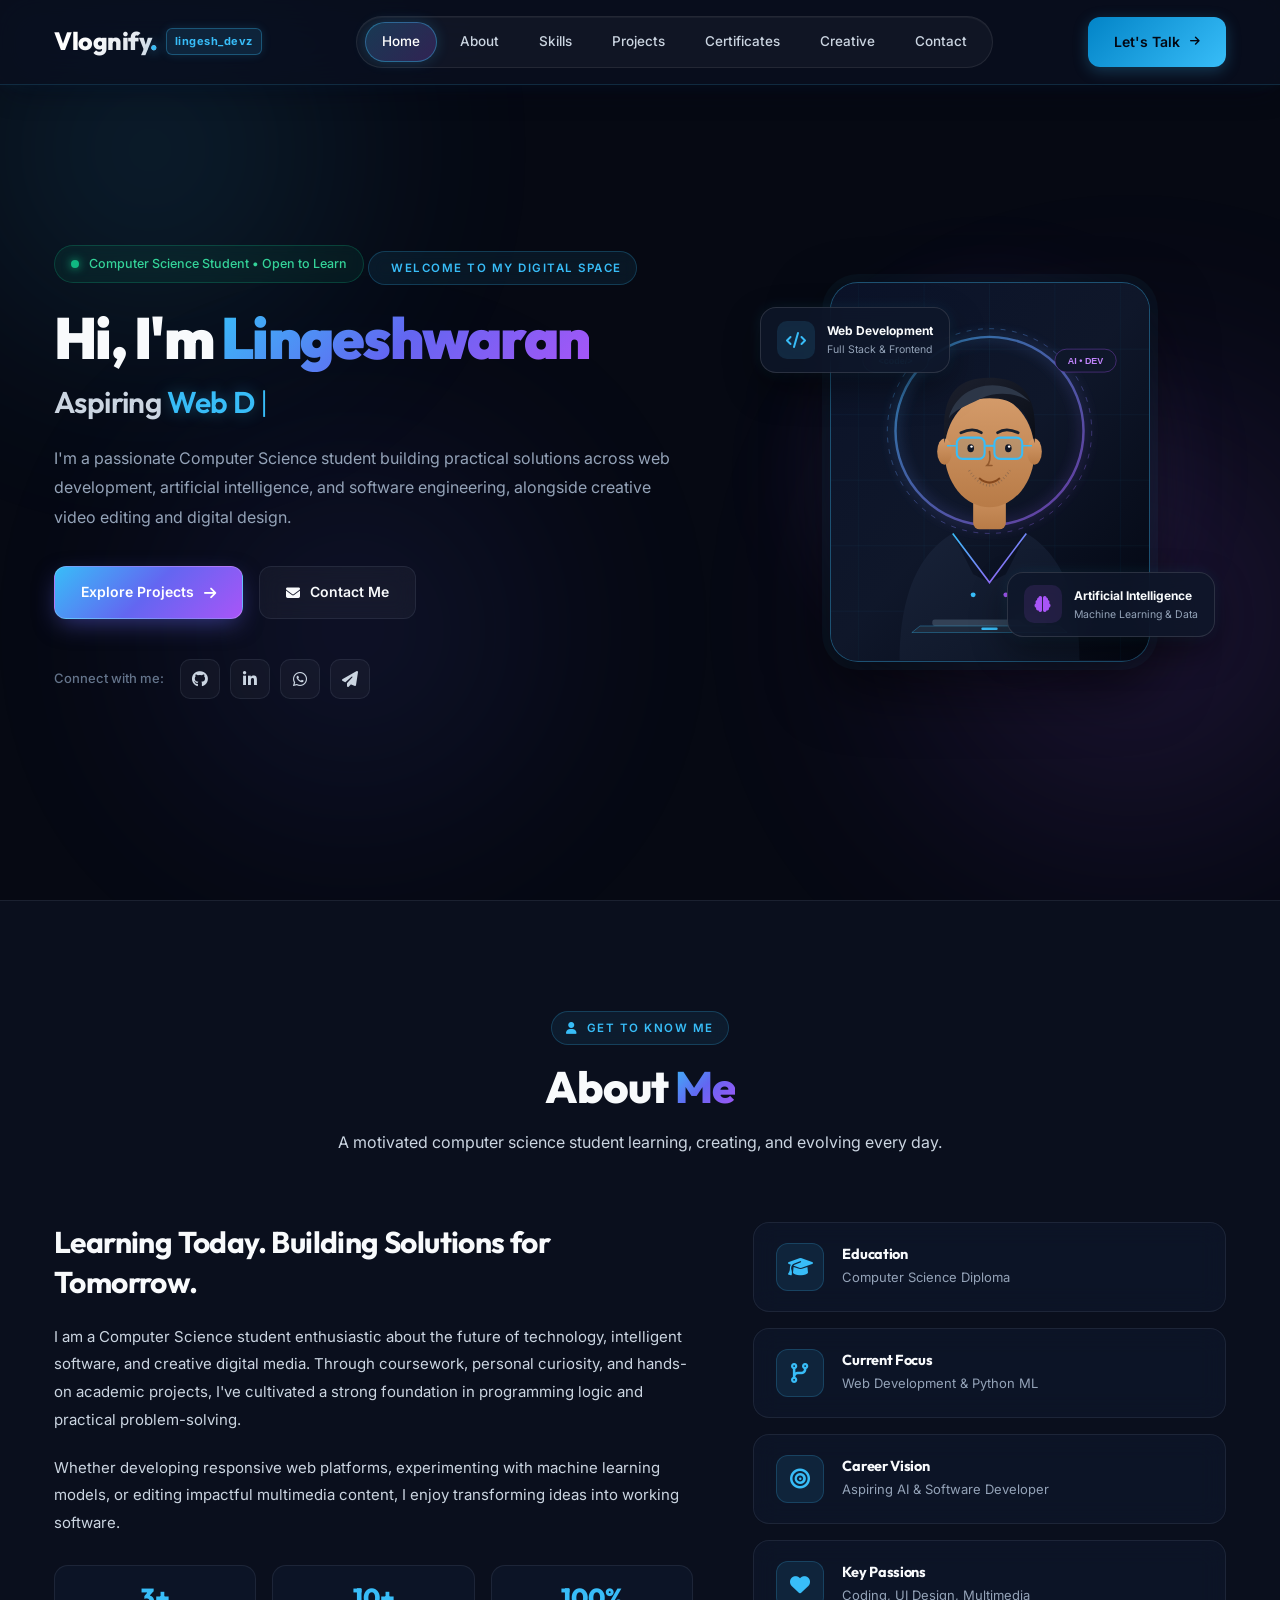
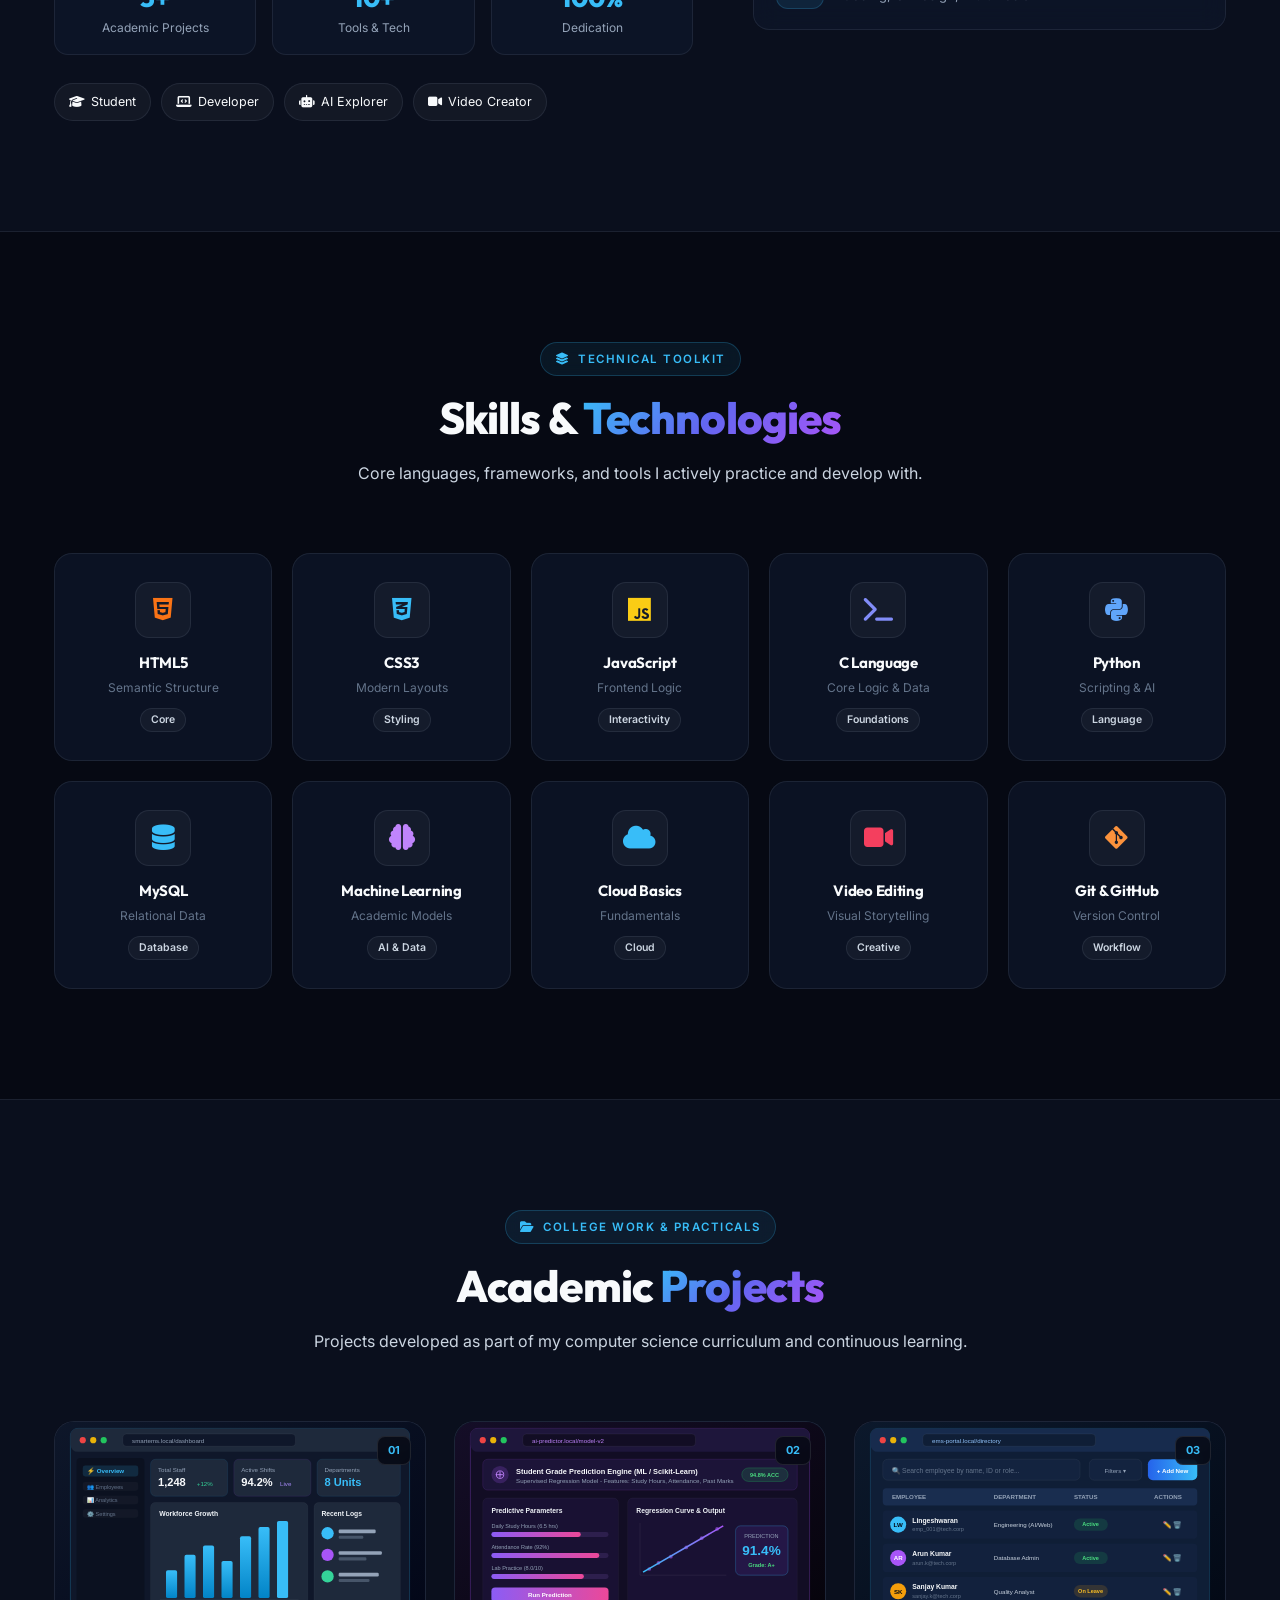
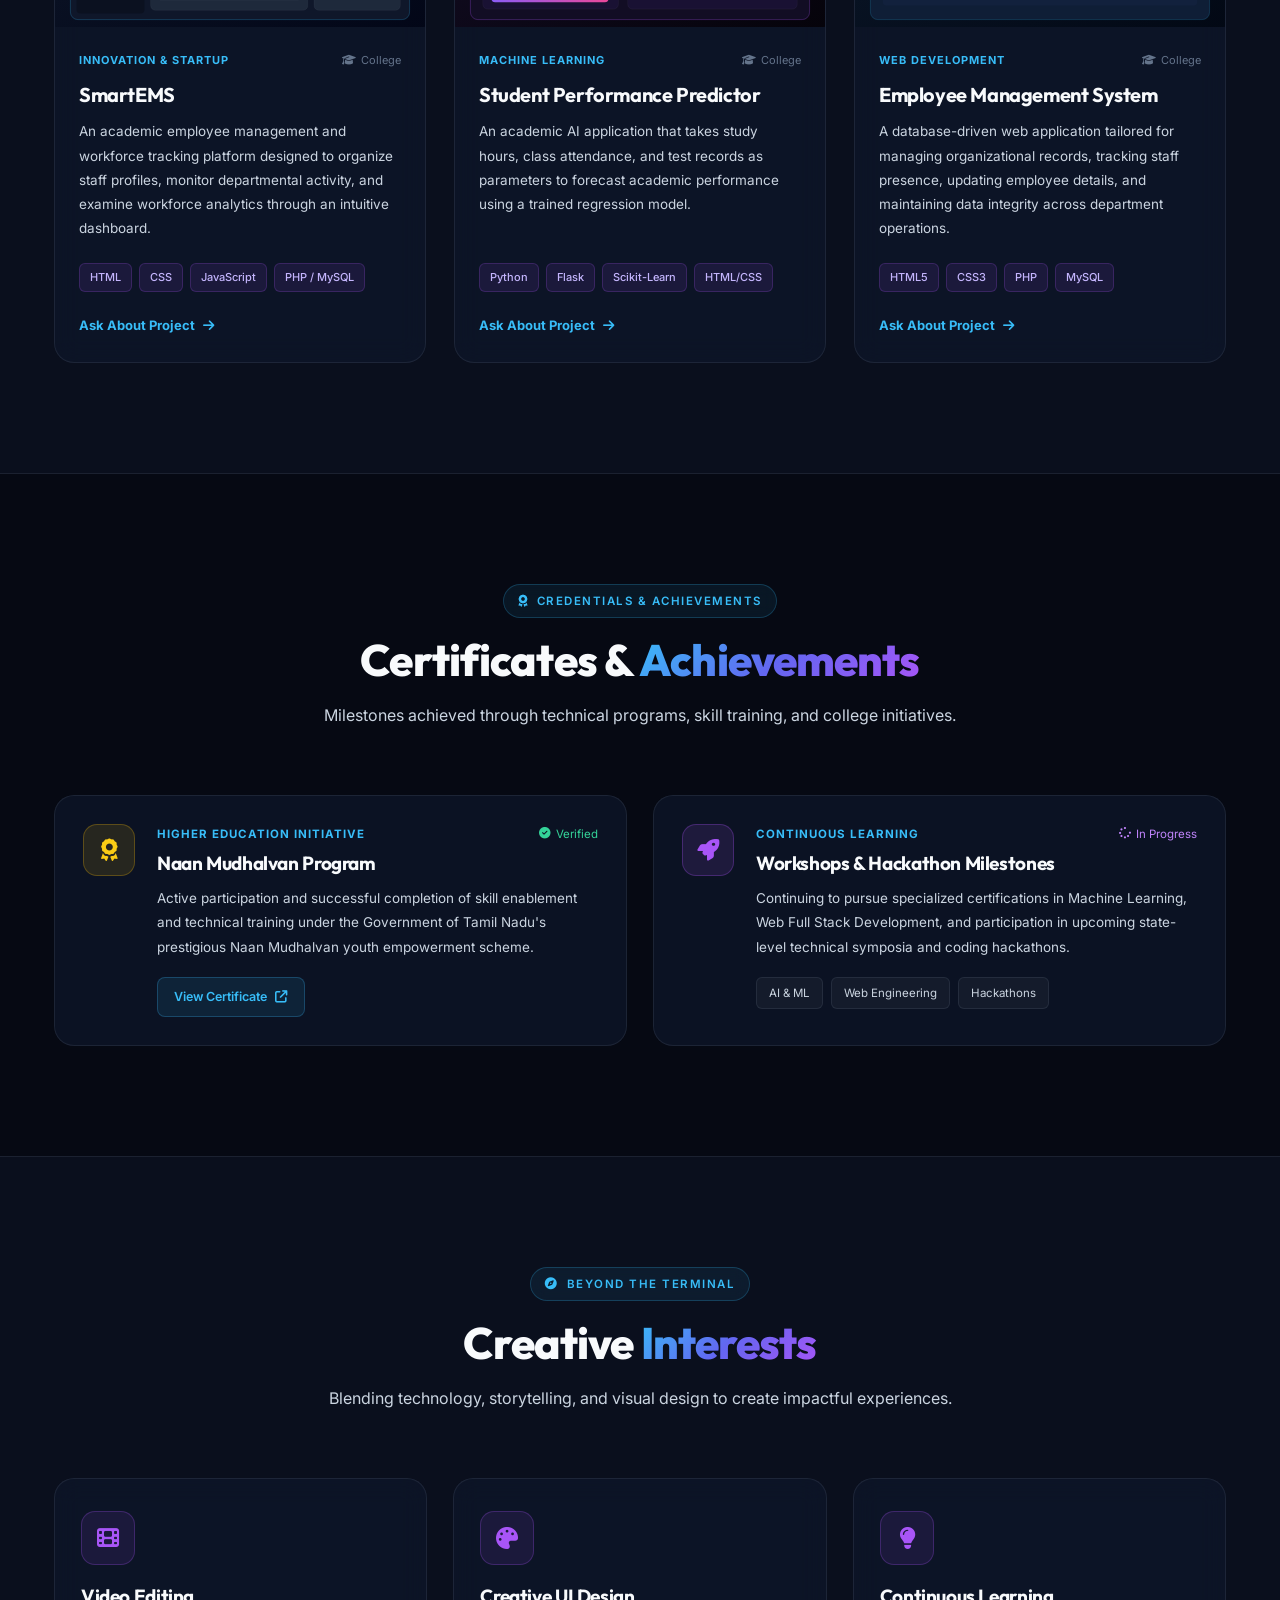
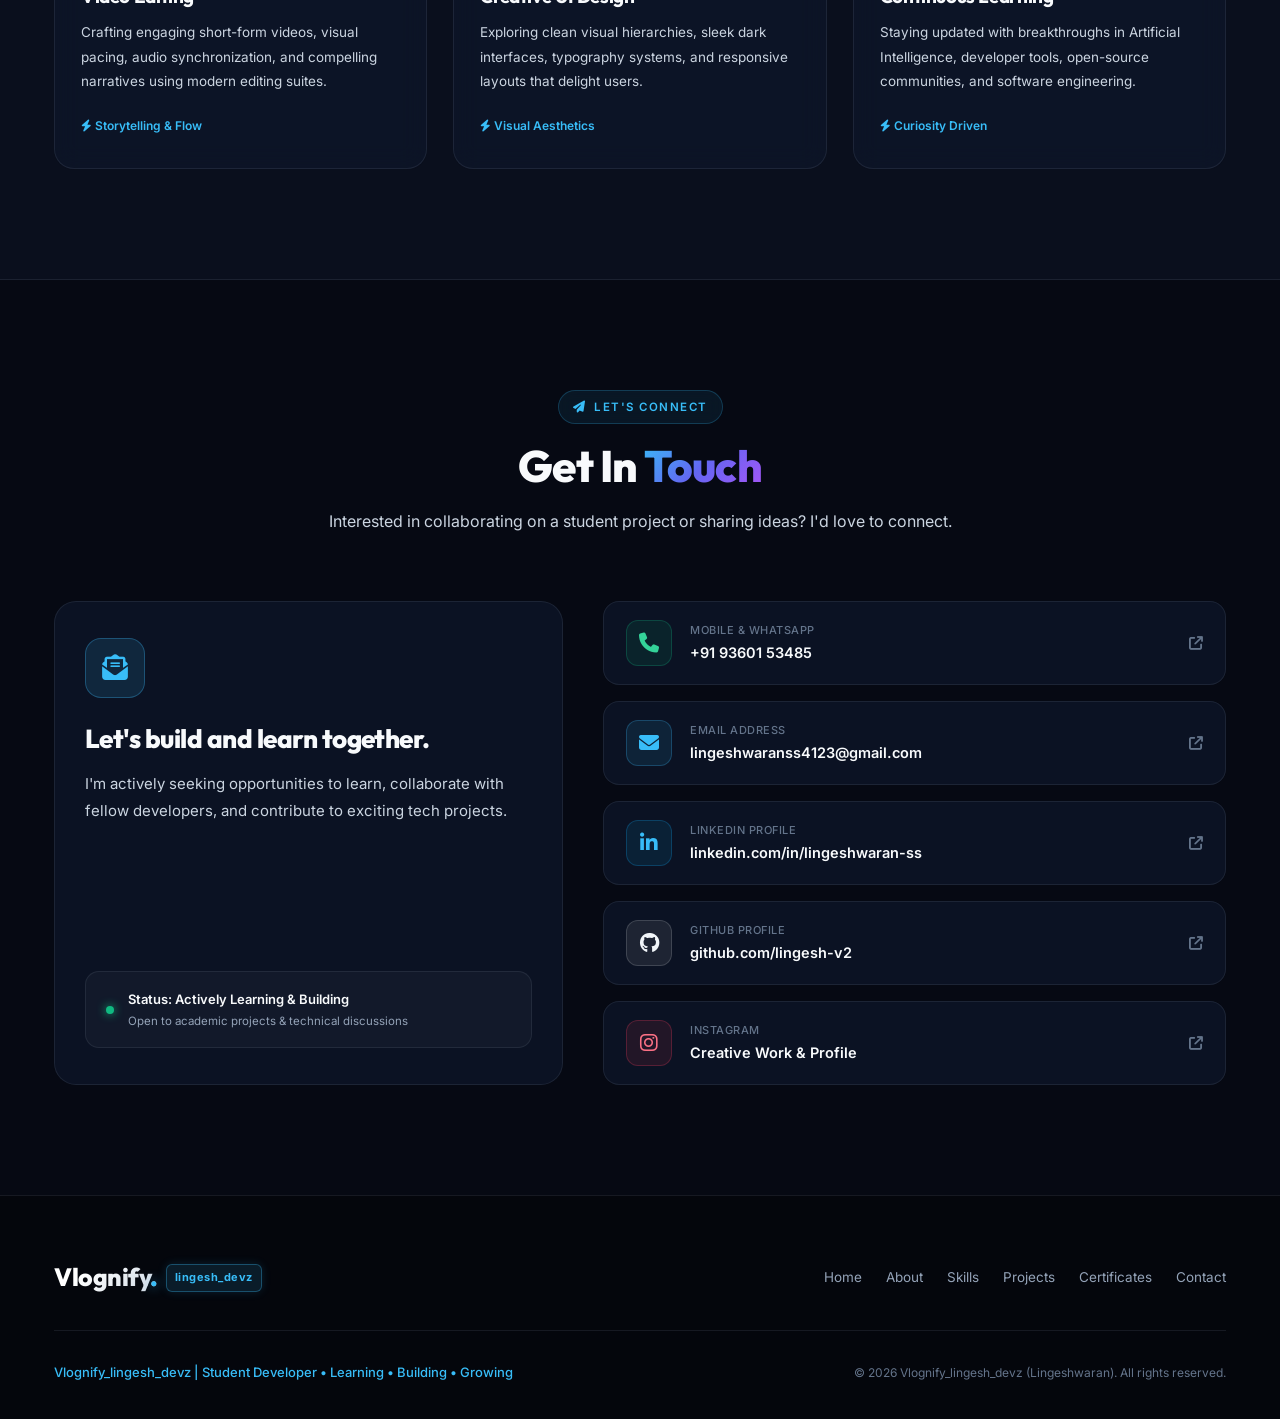
<file: index.html>
<!DOCTYPE html>
<html lang="en">

<head>
    <meta charset="UTF-8">
    <meta name="viewport" content="width=device-width, initial-scale=1.0">

    <meta name="description"
        content="Vlognify_lingesh_devz - Lingeshwaran's developer portfolio featuring academic projects, web development, AI, programming, and creative video work.">
    <meta name="keywords"
        content="Vlognify, lingesh_devz, Vlognify_lingesh_devz, Lingeshwaran, AI Developer, Web Developer, Student Portfolio">
    <meta name="author" content="Lingeshwaran (lingesh_devz)">

    <!-- Canonical URL -->
    <link rel="canonical" href="https://lingesh-v2.github.io/Portfolio/">

    <!-- Open Graph / Social Media Sharing -->
    <meta property="og:type" content="website">
    <meta property="og:url" content="https://lingesh-v2.github.io/Portfolio/">
    <meta property="og:site_name" content="Vlognify_lingesh_devz">
    <meta property="og:title" content="Vlognify_lingesh_devz | Lingeshwaran - Student Developer & AI Enthusiast">
    <meta property="og:description"
        content="Lingeshwaran's developer portfolio featuring academic projects, web development, AI, and creative video work.">
    <meta property="og:image" content="images/profile.jpg">

    <!-- Twitter Card -->
    <meta name="twitter:card" content="summary_large_image">
    <meta name="twitter:url" content="https://lingesh-v2.github.io/Portfolio/">
    <meta name="twitter:title" content="Vlognify_lingesh_devz | Lingeshwaran Portfolio">
    <meta name="twitter:description"
        content="Lingeshwaran's developer portfolio featuring academic projects, web development, AI, and creative video work.">
    <meta name="twitter:image" content="images/profile.jpg">

    <meta name="theme-color" content="#060913">

    <title>Vlognify_lingesh_devz | Student Developer & AI Enthusiast Portfolio</title>

    <!-- Google Fonts: Inter & Outfit -->
    <link rel="preconnect" href="https://fonts.googleapis.com">
    <link rel="preconnect" href="https://fonts.gstatic.com" crossorigin>
    <link
        href="https://fonts.googleapis.com/css2?family=Inter:wght@300;400;500;600;700&family=Outfit:wght@500;600;700;800;900&display=swap"
        rel="stylesheet">

    <!-- Font Awesome Icons -->
    <link rel="stylesheet"
        href="https://cdnjs.cloudflare.com/ajax/libs/font-awesome/6.7.2/css/all.min.css">

    <!-- Stylesheet -->
    <link rel="stylesheet" href="style.css">

    <!-- JavaScript -->
    <script src="script.js" defer></script>
</head>

<body>

    <!-- BACKGROUND AMBIENT GLOW ORBS -->
    <div class="ambient-glow glow-1" aria-hidden="true"></div>
    <div class="ambient-glow glow-2" aria-hidden="true"></div>
    <div class="ambient-glow glow-3" aria-hidden="true"></div>

    <!-- =====================================
         NAVIGATION BAR
    ===================================== -->
    <header class="header">
        <div class="nav-container">

            <a href="#home" class="logo" aria-label="Vlognify_lingesh_devz Home">
                <span class="logo-mark">Vlognify<span class="dot">.</span></span>
                <span class="logo-badge">lingesh_devz</span>
            </a>

            <nav class="navbar" id="navbar" aria-label="Main Navigation">
                <div class="nav-pill-wrapper">
                    <a href="#home" class="nav-link active">Home</a>
                    <a href="#about" class="nav-link">About</a>
                    <a href="#skills" class="nav-link">Skills</a>
                    <a href="#projects" class="nav-link">Projects</a>
                    <a href="#certificates" class="nav-link">Certificates</a>
                    <a href="#creative" class="nav-link">Creative</a>
                    <a href="#contact" class="nav-link">Contact</a>
                </div>
            </nav>

            <div class="header-actions">
                <a href="#contact" class="btn btn-nav-cta">
                    <span>Let's Talk</span>
                    <i class="fas fa-arrow-right"></i>
                </a>

                <button class="menu-toggle"
                    id="menu-toggle"
                    aria-label="Open navigation menu"
                    aria-expanded="false"
                    aria-controls="navbar">
                    <i class="fas fa-bars"></i>
                </button>
            </div>

        </div>
    </header>


    <main>

        <!-- =====================================
             HERO / HOME SECTION
        ===================================== -->
        <section class="home section" id="home">
            <div class="container home-container">

                <div class="home-content">

                    <div class="availability-badge">
                        <span class="status-dot"></span>
                        <span>Computer Science Student • Open to Learn</span>
                    </div>

                    <div class="eyebrow-pill">
                        <i class="fas fa-sparkles"></i>
                        <span>WELCOME TO MY DIGITAL SPACE</span>
                    </div>

                    <h1 class="hero-title">
                        Hi, I'm <span class="gradient-text">Lingeshwaran</span>
                    </h1>

                    <h2 class="hero-subtitle">
                        Aspiring <span id="typing-text">AI Developer</span><span class="cursor">|</span>
                    </h2>

                    <p class="home-description">
                        I'm a passionate Computer Science student building practical solutions across 
                        web development, artificial intelligence, and software engineering, alongside 
                        creative video editing and digital design.
                    </p>

                    <div class="home-buttons">
                        <a href="#projects" class="btn btn-primary">
                            <span>Explore Projects</span>
                            <i class="fas fa-arrow-right"></i>
                        </a>

                        <a href="#contact" class="btn btn-secondary">
                            <i class="fas fa-envelope"></i>
                            <span>Contact Me</span>
                        </a>
                    </div>

                    <div class="social-wrapper">
                        <span class="social-label">Connect with me:</span>
                        <div class="social-icons">
                            <a href="https://github.com/lingesh-v2"
                                aria-label="GitHub Profile"
                                target="_blank"
                                rel="noopener noreferrer">
                                <i class="fab fa-github"></i>
                            </a>

                            <a href="https://www.linkedin.com/in/lingeshwaran-ss"
                                aria-label="LinkedIn Profile"
                                target="_blank"
                                rel="noopener noreferrer">
                                <i class="fab fa-linkedin-in"></i>
                            </a>

                            <a href="https://wa.me/919360153485"
                                aria-label="WhatsApp"
                                target="_blank"
                                rel="noopener noreferrer">
                                <i class="fab fa-whatsapp"></i>
                            </a>

                            <a href="mailto:lingeshwaranss4123@gmail.com"
                                aria-label="Email Me">
                                <i class="fas fa-paper-plane"></i>
                            </a>
                        </div>
                    </div>

                </div>

                <div class="home-visual">

                    <div class="visual-glow-ring"></div>

                    <div class="profile-frame">
                        <img src="images/avatar.svg"
                            alt="Lingeshwaran's profile photograph"
                            onerror="this.src='images/profile.png'; this.onerror=null;">

                        <div class="profile-placeholder" style="display: none;">
                            <i class="fas fa-user-graduate"></i>
                            <h3>Student Developer</h3>
                            <p>Lingeshwaran</p>
                        </div>
                    </div>

                    <!-- Floating Feature Cards -->
                    <div class="floating-card card-top">
                        <div class="floating-icon">
                            <i class="fas fa-code"></i>
                        </div>
                        <div class="floating-text">
                            <strong>Web Development</strong>
                            <small>Full Stack & Frontend</small>
                        </div>
                    </div>

                    <div class="floating-card card-bottom">
                        <div class="floating-icon icon-ai">
                            <i class="fas fa-brain"></i>
                        </div>
                        <div class="floating-text">
                            <strong>Artificial Intelligence</strong>
                            <small>Machine Learning & Data</small>
                        </div>
                    </div>

                </div>

            </div>
        </section>


        <!-- =====================================
             ABOUT SECTION
        ===================================== -->
        <section class="section about" id="about">
            <div class="container">

                <div class="section-heading">
                    <div class="eyebrow-pill">
                        <i class="fas fa-user"></i>
                        <span>GET TO KNOW ME</span>
                    </div>
                    <h2>About <span class="gradient-text">Me</span></h2>
                    <p>
                        A motivated computer science student learning, creating, and evolving every day.
                    </p>
                </div>

                <div class="about-layout">

                    <div class="about-text">
                        <h3>Learning Today. Building Solutions for Tomorrow.</h3>

                        <p>
                            I am a Computer Science student enthusiastic about the future of technology,
                            intelligent software, and creative digital media. Through coursework, personal
                            curiosity, and hands-on academic projects, I've cultivated a strong foundation
                            in programming logic and practical problem-solving.
                        </p>

                        <p>
                            Whether developing responsive web platforms, experimenting with machine learning
                            models, or editing impactful multimedia content, I enjoy transforming ideas into
                            working software.
                        </p>

                        <!-- Quick Stats Row -->
                        <div class="about-stats">
                            <div class="about-stat-card">
                                <span class="stat-number">3+</span>
                                <span class="stat-desc">Academic Projects</span>
                            </div>

                            <div class="about-stat-card">
                                <span class="stat-number">10+</span>
                                <span class="stat-desc">Tools & Tech</span>
                            </div>

                            <div class="about-stat-card">
                                <span class="stat-number">100%</span>
                                <span class="stat-desc">Dedication</span>
                            </div>
                        </div>

                        <div class="about-tags">
                            <span class="tag-pill"><i class="fas fa-graduation-cap"></i> Student</span>
                            <span class="tag-pill"><i class="fas fa-laptop-code"></i> Developer</span>
                            <span class="tag-pill"><i class="fas fa-robot"></i> AI Explorer</span>
                            <span class="tag-pill"><i class="fas fa-video"></i> Video Creator</span>
                        </div>
                    </div>

                    <div class="about-info">

                        <div class="info-card">
                            <div class="info-icon">
                                <i class="fas fa-graduation-cap"></i>
                            </div>
                            <div class="info-details">
                                <h4>Education</h4>
                                <p>Computer Science Diploma</p>
                            </div>
                        </div>

                        <div class="info-card">
                            <div class="info-icon">
                                <i class="fas fa-code-branch"></i>
                            </div>
                            <div class="info-details">
                                <h4>Current Focus</h4>
                                <p>Web Development & Python ML</p>
                            </div>
                        </div>

                        <div class="info-card">
                            <div class="info-icon">
                                <i class="fas fa-bullseye"></i>
                            </div>
                            <div class="info-details">
                                <h4>Career Vision</h4>
                                <p>Aspiring AI & Software Developer</p>
                            </div>
                        </div>

                        <div class="info-card">
                            <div class="info-icon">
                                <i class="fas fa-heart"></i>
                            </div>
                            <div class="info-details">
                                <h4>Key Passions</h4>
                                <p>Coding, UI Design, Multimedia</p>
                            </div>
                        </div>

                    </div>

                </div>

            </div>
        </section>


        <!-- =====================================
             SKILLS SECTION
        ===================================== -->
        <section class="section skills" id="skills">
            <div class="container">

                <div class="section-heading">
                    <div class="eyebrow-pill">
                        <i class="fas fa-layer-group"></i>
                        <span>TECHNICAL TOOLKIT</span>
                    </div>
                    <h2>
                        Skills & <span class="gradient-text">Technologies</span>
                    </h2>
                    <p>
                        Core languages, frameworks, and tools I actively practice and develop with.
                    </p>
                </div>

                <div class="skills-grid">

                    <div class="skill-card">
                        <div class="skill-icon html-icon">
                            <i class="fab fa-html5"></i>
                        </div>
                        <h3>HTML5</h3>
                        <p>Semantic Structure</p>
                        <span class="skill-level">Core</span>
                    </div>

                    <div class="skill-card">
                        <div class="skill-icon css-icon">
                            <i class="fab fa-css3-alt"></i>
                        </div>
                        <h3>CSS3</h3>
                        <p>Modern Layouts</p>
                        <span class="skill-level">Styling</span>
                    </div>

                    <div class="skill-card">
                        <div class="skill-icon js-icon">
                            <i class="fab fa-js"></i>
                        </div>
                        <h3>JavaScript</h3>
                        <p>Frontend Logic</p>
                        <span class="skill-level">Interactivity</span>
                    </div>

                    <div class="skill-card">
                        <div class="skill-icon c-icon">
                            <i class="fas fa-terminal"></i>
                        </div>
                        <h3>C Language</h3>
                        <p>Core Logic & Data</p>
                        <span class="skill-level">Foundations</span>
                    </div>

                    <div class="skill-card">
                        <div class="skill-icon python-icon">
                            <i class="fab fa-python"></i>
                        </div>
                        <h3>Python</h3>
                        <p>Scripting & AI</p>
                        <span class="skill-level">Language</span>
                    </div>

                    <div class="skill-card">
                        <div class="skill-icon db-icon">
                            <i class="fas fa-database"></i>
                        </div>
                        <h3>MySQL</h3>
                        <p>Relational Data</p>
                        <span class="skill-level">Database</span>
                    </div>

                    <div class="skill-card">
                        <div class="skill-icon ml-icon">
                            <i class="fas fa-brain"></i>
                        </div>
                        <h3>Machine Learning</h3>
                        <p>Academic Models</p>
                        <span class="skill-level">AI & Data</span>
                    </div>

                    <div class="skill-card">
                        <div class="skill-icon cloud-icon">
                            <i class="fas fa-cloud"></i>
                        </div>
                        <h3>Cloud Basics</h3>
                        <p>Fundamentals</p>
                        <span class="skill-level">Cloud</span>
                    </div>

                    <div class="skill-card">
                        <div class="skill-icon video-icon">
                            <i class="fas fa-video"></i>
                        </div>
                        <h3>Video Editing</h3>
                        <p>Visual Storytelling</p>
                        <span class="skill-level">Creative</span>
                    </div>

                    <div class="skill-card">
                        <div class="skill-icon git-icon">
                            <i class="fab fa-git-alt"></i>
                        </div>
                        <h3>Git & GitHub</h3>
                        <p>Version Control</p>
                        <span class="skill-level">Workflow</span>
                    </div>

                </div>

            </div>
        </section>


        <!-- =====================================
             PROJECTS SECTION
        ===================================== -->
        <section class="section projects" id="projects">
            <div class="container">

                <div class="section-heading">
                    <div class="eyebrow-pill">
                        <i class="fas fa-folder-open"></i>
                        <span>COLLEGE WORK & PRACTICALS</span>
                    </div>
                    <h2>
                        Academic <span class="gradient-text">Projects</span>
                    </h2>
                    <p>
                        Projects developed as part of my computer science curriculum and continuous learning.
                    </p>
                </div>

                <div class="project-grid">

                    <!-- PROJECT 1 -->
                    <article class="project-card">
                        <div class="project-image">
                            <img src="images/smartems.svg"
                                alt="SmartEMS project interface"
                                loading="lazy"
                                onerror="this.src='images/smartems.png'; this.onerror=null;">

                            <span class="project-number">01</span>
                            <div class="project-overlay"></div>
                        </div>

                        <div class="project-content">
                            <div class="project-category-row">
                                <span class="project-category">Innovation & Startup</span>
                                <span class="project-status-badge">
                                    <i class="fas fa-graduation-cap"></i> College
                                </span>
                            </div>

                            <h3>SmartEMS</h3>

                            <p>
                                An academic employee management and workforce tracking platform designed
                                to organize staff profiles, monitor departmental activity, and examine
                                workforce analytics through an intuitive dashboard.
                            </p>

                            <div class="project-bottom">
                                <div class="project-tags">
                                    <span>HTML</span>
                                    <span>CSS</span>
                                    <span>JavaScript</span>
                                    <span>PHP / MySQL</span>
                                </div>

                                <a href="#contact" class="project-link">
                                    <span>Ask About Project</span>
                                    <i class="fas fa-arrow-right"></i>
                                </a>
                            </div>
                        </div>
                    </article>


                    <!-- PROJECT 2 -->
                    <article class="project-card">
                        <div class="project-image">
                            <img src="images/student-prediction.svg"
                                alt="Student performance prediction application"
                                loading="lazy"
                                onerror="this.src='images/student-prediction.png'; this.onerror=null;">

                            <span class="project-number">02</span>
                            <div class="project-overlay"></div>
                        </div>

                        <div class="project-content">
                            <div class="project-category-row">
                                <span class="project-category">Machine Learning</span>
                                <span class="project-status-badge">
                                    <i class="fas fa-graduation-cap"></i> College
                                </span>
                            </div>

                            <h3>Student Performance Predictor</h3>

                            <p>
                                An academic AI application that takes study hours, class attendance, and
                                test records as parameters to forecast academic performance using a
                                trained regression model.
                            </p>

                            <div class="project-bottom">
                                <div class="project-tags">
                                    <span>Python</span>
                                    <span>Flask</span>
                                    <span>Scikit-Learn</span>
                                    <span>HTML/CSS</span>
                                </div>

                                <a href="#contact" class="project-link">
                                    <span>Ask About Project</span>
                                    <i class="fas fa-arrow-right"></i>
                                </a>
                            </div>
                        </div>
                    </article>


                    <!-- PROJECT 3 -->
                    <article class="project-card">
                        <div class="project-image">
                            <img src="images/employee-management.svg"
                                alt="Employee management system interface"
                                loading="lazy"
                                onerror="this.src='images/employee-management.png'; this.onerror=null;">

                            <span class="project-number">03</span>
                            <div class="project-overlay"></div>
                        </div>

                        <div class="project-content">
                            <div class="project-category-row">
                                <span class="project-category">Web Development</span>
                                <span class="project-status-badge">
                                    <i class="fas fa-graduation-cap"></i> College
                                </span>
                            </div>

                            <h3>Employee Management System</h3>

                            <p>
                                A database-driven web application tailored for managing organizational
                                records, tracking staff presence, updating employee details, and maintaining
                                data integrity across department operations.
                            </p>

                            <div class="project-bottom">
                                <div class="project-tags">
                                    <span>HTML5</span>
                                    <span>CSS3</span>
                                    <span>PHP</span>
                                    <span>MySQL</span>
                                </div>

                                <a href="#contact" class="project-link">
                                    <span>Ask About Project</span>
                                    <i class="fas fa-arrow-right"></i>
                                </a>
                            </div>
                        </div>
                    </article>

                </div>

            </div>
        </section>


        <!-- =====================================
             CERTIFICATES SECTION
        ===================================== -->
        <section class="section certificates" id="certificates">
            <div class="container">

                <div class="section-heading">
                    <div class="eyebrow-pill">
                        <i class="fas fa-award"></i>
                        <span>CREDENTIALS & ACHIEVEMENTS</span>
                    </div>
                    <h2>
                        Certificates & <span class="gradient-text">Achievements</span>
                    </h2>
                    <p>
                        Milestones achieved through technical programs, skill training, and college initiatives.
                    </p>
                </div>

                <div class="certificate-grid">

                    <article class="certificate-card">
                        <div class="certificate-badge-icon">
                            <i class="fas fa-award"></i>
                        </div>

                        <div class="certificate-content">
                            <div class="cert-header">
                                <span class="cert-category">Higher Education Initiative</span>
                                <span class="cert-verified">
                                    <i class="fas fa-circle-check"></i> Verified
                                </span>
                            </div>

                            <h3>Naan Mudhalvan Program</h3>

                            <p>
                                Active participation and successful completion of skill enablement and
                                technical training under the Government of Tamil Nadu's prestigious
                                Naan Mudhalvan youth empowerment scheme.
                            </p>

                            <a href="images/certificate.svg"
                                target="_blank"
                                rel="noopener noreferrer"
                                class="btn-cert-link">
                                <span>View Certificate</span>
                                <i class="fas fa-arrow-up-right-from-square"></i>
                            </a>
                        </div>
                    </article>

                    <article class="certificate-card certificate-milestone">
                        <div class="certificate-badge-icon milestone-icon">
                            <i class="fas fa-rocket"></i>
                        </div>

                        <div class="certificate-content">
                            <div class="cert-header">
                                <span class="cert-category">Continuous Learning</span>
                                <span class="cert-verified in-progress">
                                    <i class="fas fa-spinner"></i> In Progress
                                </span>
                            </div>

                            <h3>Workshops & Hackathon Milestones</h3>

                            <p>
                                Continuing to pursue specialized certifications in Machine Learning, Web
                                Full Stack Development, and participation in upcoming state-level technical
                                symposia and coding hackathons.
                            </p>

                            <div class="milestone-tags">
                                <span>AI & ML</span>
                                <span>Web Engineering</span>
                                <span>Hackathons</span>
                            </div>
                        </div>
                    </article>

                </div>

            </div>
        </section>


        <!-- =====================================
             CREATIVE WORK SECTION
        ===================================== -->
        <section class="section creative" id="creative">
            <div class="container">

                <div class="section-heading">
                    <div class="eyebrow-pill">
                        <i class="fas fa-compass"></i>
                        <span>BEYOND THE TERMINAL</span>
                    </div>
                    <h2>
                        Creative <span class="gradient-text">Interests</span>
                    </h2>
                    <p>
                        Blending technology, storytelling, and visual design to create impactful experiences.
                    </p>
                </div>

                <div class="creative-grid">

                    <div class="creative-card">
                        <div class="creative-icon">
                            <i class="fas fa-film"></i>
                        </div>
                        <h3>Video Editing</h3>
                        <p>
                            Crafting engaging short-form videos, visual pacing, audio synchronization, and
                            compelling narratives using modern editing suites.
                        </p>
                        <div class="creative-footer">
                            <span><i class="fas fa-bolt"></i> Storytelling & Flow</span>
                        </div>
                    </div>

                    <div class="creative-card">
                        <div class="creative-icon">
                            <i class="fas fa-palette"></i>
                        </div>
                        <h3>Creative UI Design</h3>
                        <p>
                            Exploring clean visual hierarchies, sleek dark interfaces, typography systems,
                            and responsive layouts that delight users.
                        </p>
                        <div class="creative-footer">
                            <span><i class="fas fa-bolt"></i> Visual Aesthetics</span>
                        </div>
                    </div>

                    <div class="creative-card">
                        <div class="creative-icon">
                            <i class="fas fa-lightbulb"></i>
                        </div>
                        <h3>Continuous Learning</h3>
                        <p>
                            Staying updated with breakthroughs in Artificial Intelligence, developer tools,
                            open-source communities, and software engineering.
                        </p>
                        <div class="creative-footer">
                            <span><i class="fas fa-bolt"></i> Curiosity Driven</span>
                        </div>
                    </div>

                </div>

            </div>
        </section>


        <!-- =====================================
             CONTACT SECTION
        ===================================== -->
        <section class="section contact" id="contact">
            <div class="container">

                <div class="section-heading">
                    <div class="eyebrow-pill">
                        <i class="fas fa-paper-plane"></i>
                        <span>LET'S CONNECT</span>
                    </div>
                    <h2>
                        Get In <span class="gradient-text">Touch</span>
                    </h2>
                    <p>
                        Interested in collaborating on a student project or sharing ideas? I'd love to connect.
                    </p>
                </div>

                <div class="contact-container">

                    <div class="contact-card-highlight">
                        <div class="contact-avatar-badge">
                            <i class="fas fa-envelope-open-text"></i>
                        </div>

                        <h3>Let's build and learn together.</h3>

                        <p>
                            I'm actively seeking opportunities to learn, collaborate with fellow developers,
                            and contribute to exciting tech projects.
                        </p>

                        <div class="contact-status-box">
                            <span class="status-dot"></span>
                            <div>
                                <strong>Status: Actively Learning & Building</strong>
                                <small>Open to academic projects & technical discussions</small>
                            </div>
                        </div>
                    </div>

                    <div class="contact-links-grid">

                        <a href="tel:+919360153485" class="contact-channel-card">
                            <div class="channel-icon phone-icon">
                                <i class="fas fa-phone"></i>
                            </div>
                            <div class="channel-info">
                                <small>Mobile &amp; WhatsApp</small>
                                <strong>+91 93601 53485</strong>
                            </div>
                            <div class="channel-action">
                                <i class="fas fa-arrow-up-right-from-square"></i>
                            </div>
                        </a>

                        <a href="mailto:lingeshwaranss4123@gmail.com" class="contact-channel-card">
                            <div class="channel-icon mail-icon">
                                <i class="fas fa-envelope"></i>
                            </div>
                            <div class="channel-info">
                                <small>Email Address</small>
                                <strong>lingeshwaranss4123@gmail.com</strong>
                            </div>
                            <div class="channel-action">
                                <i class="fas fa-arrow-up-right-from-square"></i>
                            </div>
                        </a>

                        <a href="https://www.linkedin.com/in/lingeshwaran-ss"
                            class="contact-channel-card"
                            target="_blank"
                            rel="noopener noreferrer">
                            <div class="channel-icon linkedin-icon">
                                <i class="fab fa-linkedin-in"></i>
                            </div>
                            <div class="channel-info">
                                <small>LinkedIn Profile</small>
                                <strong>linkedin.com/in/lingeshwaran-ss</strong>
                            </div>
                            <div class="channel-action">
                                <i class="fas fa-arrow-up-right-from-square"></i>
                            </div>
                        </a>

                        <a href="https://github.com/lingesh-v2"
                            class="contact-channel-card"
                            target="_blank"
                            rel="noopener noreferrer">
                            <div class="channel-icon github-icon">
                                <i class="fab fa-github"></i>
                            </div>
                            <div class="channel-info">
                                <small>GitHub Profile</small>
                                <strong>github.com/lingesh-v2</strong>
                            </div>
                            <div class="channel-action">
                                <i class="fas fa-arrow-up-right-from-square"></i>
                            </div>
                        </a>

                        <a href="https://instagram.com"
                            class="contact-channel-card"
                            target="_blank"
                            rel="noopener noreferrer">
                            <div class="channel-icon insta-icon">
                                <i class="fab fa-instagram"></i>
                            </div>
                            <div class="channel-info">
                                <small>Instagram</small>
                                <strong>Creative Work & Profile</strong>
                            </div>
                            <div class="channel-action">
                                <i class="fas fa-arrow-up-right-from-square"></i>
                            </div>
                        </a>

                    </div>

                </div>

            </div>
        </section>

    </main>


    <!-- =====================================
         FOOTER
    ===================================== -->
    <footer class="footer">
        <div class="container footer-container">

            <div class="footer-top">
                <a href="#home" class="logo" aria-label="Vlognify_lingesh_devz Home">
                    <span class="logo-mark">Vlognify<span class="dot">.</span></span>
                    <span class="logo-badge">lingesh_devz</span>
                </a>

                <div class="footer-nav">
                    <a href="#home">Home</a>
                    <a href="#about">About</a>
                    <a href="#skills">Skills</a>
                    <a href="#projects">Projects</a>
                    <a href="#certificates">Certificates</a>
                    <a href="#contact">Contact</a>
                </div>
            </div>

            <div class="footer-divider"></div>

            <div class="footer-bottom">
                <p class="footer-note">
                    Vlognify_lingesh_devz | Student Developer • Learning • Building • Growing
                </p>

                <p class="copyright">
                    &copy; <span id="year"></span> Vlognify_lingesh_devz (Lingeshwaran). All rights reserved.
                </p>
            </div>

        </div>
    </footer>


    <!-- BACK TO TOP BUTTON -->
    <button id="back-to-top" aria-label="Back to top">
        <i class="fas fa-arrow-up"></i>
    </button>

</body>

</html>
</file>
<file: style.css>
/* =====================================
   DESIGN TOKENS & VARIABLES
===================================== */

:root {
    /* Color Palette - Refined Cyber Dark Aesthetic */
    --bg-base: #060913;
    --bg-surface: #0a0f1d;
    --bg-surface-elevated: #0f172a;
    --bg-card: rgba(15, 23, 42, 0.72);
    --bg-card-hover: rgba(20, 30, 55, 0.88);

    /* Accent & Brand Colors */
    --cyan: #38bdf8;
    --cyan-glow: rgba(56, 189, 248, 0.35);
    --indigo: #6366f1;
    --purple: #a855f7;
    --emerald: #10b981;
    --amber: #f59e0b;
    --rose: #f43f5e;

    /* Text Colors */
    --text-primary: #f8fafc;
    --text-secondary: #cbd5e1;
    --text-muted: #94a3b8;
    --text-dim: #64748b;

    /* Borders & Glassmorphism */
    --border-subtle: rgba(148, 163, 184, 0.12);
    --border-hover: rgba(56, 189, 248, 0.38);
    --border-glow: rgba(99, 102, 241, 0.4);

    /* Gradients */
    --gradient-primary: linear-gradient(135deg, #38bdf8 0%, #6366f1 50%, #a855f7 100%);
    --gradient-accent: linear-gradient(135deg, #0284c7 0%, #38bdf8 100%);
    --gradient-card: linear-gradient(180deg, rgba(255, 255, 255, 0.04) 0%, rgba(255, 255, 255, 0) 100%);

    /* Shadows */
    --shadow-sm: 0 4px 12px rgba(0, 0, 0, 0.3);
    --shadow-md: 0 10px 30px -10px rgba(0, 0, 0, 0.5);
    --shadow-lg: 0 20px 45px -15px rgba(0, 0, 0, 0.65);
    --shadow-glow: 0 0 30px -5px rgba(56, 189, 248, 0.2);

    /* Typography */
    --font-heading: "Outfit", sans-serif;
    --font-body: "Inter", sans-serif;

    /* Transitions */
    --transition: all 0.3s cubic-bezier(0.16, 1, 0.3, 1);
}


/* =====================================
   GLOBAL RESET & BASE
===================================== */

* {
    margin: 0;
    padding: 0;
    box-sizing: border-box;
}

html {
    scroll-behavior: smooth;
    scroll-padding-top: 90px;
}

body {
    font-family: var(--font-body);
    font-size: 15px;
    line-height: 1.75;
    color: var(--text-muted);
    background-color: var(--bg-base);
    overflow-x: hidden;
    position: relative;
    -webkit-font-smoothing: antialiased;
    -moz-osx-font-smoothing: grayscale;
}

/* Background Ambient Glow Orbs */
.ambient-glow {
    position: fixed;
    border-radius: 50%;
    filter: blur(120px);
    pointer-events: none;
    z-index: 0;
    opacity: 0.22;
}

.glow-1 {
    width: 500px;
    height: 500px;
    top: -100px;
    left: -100px;
    background: radial-gradient(circle, var(--cyan), transparent 70%);
}

.glow-2 {
    width: 600px;
    height: 600px;
    top: 35%;
    right: -150px;
    background: radial-gradient(circle, var(--purple), transparent 70%);
}

.glow-3 {
    width: 450px;
    height: 450px;
    bottom: 5%;
    left: 10%;
    background: radial-gradient(circle, var(--indigo), transparent 70%);
}

a {
    text-decoration: none;
    color: inherit;
    transition: var(--transition);
}

button {
    font-family: inherit;
    border: none;
    outline: none;
    cursor: pointer;
    background: none;
}

img {
    display: block;
    max-width: 100%;
    height: auto;
}

/* =====================================
   CONTAINER & LAYOUT ALIGNMENT
===================================== */

.container {
    width: 100%;
    max-width: 1220px;
    margin: 0 auto;
    padding: 0 24px;
    position: relative;
    z-index: 1;
}

.section {
    padding: 110px 0;
    position: relative;
    z-index: 1;
}

/* Typography Helpers */
h1, h2, h3, h4 {
    font-family: var(--font-heading);
    color: var(--text-primary);
    font-weight: 700;
    line-height: 1.25;
    letter-spacing: -0.02em;
}

.gradient-text {
    background: var(--gradient-primary);
    -webkit-background-clip: text;
    background-clip: text;
    -webkit-text-fill-color: transparent;
    display: inline-block;
}

/* Eyebrow Pill Badges */
.eyebrow-pill {
    display: inline-flex;
    align-items: center;
    gap: 8px;
    padding: 6px 14px;
    background: rgba(56, 189, 248, 0.08);
    border: 1px solid rgba(56, 189, 248, 0.22);
    border-radius: 9999px;
    color: var(--cyan);
    font-size: 11.5px;
    font-weight: 600;
    letter-spacing: 1.5px;
    text-transform: uppercase;
    margin-bottom: 14px;
    backdrop-filter: blur(8px);
}

.eyebrow-pill i {
    font-size: 12px;
}

/* Unified Section Headings */
.section-heading {
    text-align: center;
    max-width: 680px;
    margin: 0 auto 65px;
}

.section-heading h2 {
    font-size: clamp(32px, 4.2vw, 44px);
    font-weight: 800;
    margin-bottom: 14px;
}

.section-heading p {
    color: var(--text-secondary);
    font-size: 16px;
    line-height: 1.8;
}


/* =====================================
   NAVIGATION BAR (UPDATED COLOR & ALIGNMENT)
===================================== */

.header {
    position: sticky;
    top: 0;
    z-index: 1000;
    width: 100%;
    padding: 16px 0;
    background: rgba(10, 15, 30, 0.82);
    backdrop-filter: blur(20px) saturate(180%);
    -webkit-backdrop-filter: blur(20px) saturate(180%);
    border-bottom: 1px solid rgba(56, 189, 248, 0.16);
    box-shadow: 0 10px 30px -10px rgba(2, 6, 23, 0.65), 0 0 15px -3px rgba(56, 189, 248, 0.12);
    transition: var(--transition);
}

.header.scrolled {
    padding: 12px 0;
    background: rgba(7, 11, 22, 0.94);
    border-bottom: 1px solid rgba(99, 102, 241, 0.28);
    box-shadow: 0 12px 36px rgba(2, 6, 23, 0.8), 0 0 25px -5px rgba(99, 102, 241, 0.2);
}

.nav-container {
    max-width: 1220px;
    margin: 0 auto;
    padding: 0 24px;
    display: flex;
    align-items: center;
    justify-content: space-between;
    gap: 20px;
}

/* Logo Alignment & Style */
.logo {
    display: inline-flex;
    align-items: center;
    gap: 8px;
    font-family: var(--font-heading);
    font-size: 25px;
    font-weight: 800;
    color: var(--text-primary);
    letter-spacing: -0.5px;
    text-decoration: none;
    transition: var(--transition);
}

.logo:hover {
    transform: translateY(-1px);
}

.logo-mark {
    display: inline-block;
    background: linear-gradient(135deg, #ffffff 30%, #cbd5e1 100%);
    -webkit-background-clip: text;
    -webkit-text-fill-color: transparent;
}

.logo .dot {
    color: var(--cyan);
    -webkit-text-fill-color: var(--cyan);
    text-shadow: 0 0 12px var(--cyan);
}

.logo-badge {
    padding: 3px 8px;
    background: rgba(56, 189, 248, 0.12);
    border: 1px solid rgba(56, 189, 248, 0.32);
    border-radius: 6px;
    font-size: 11px;
    font-weight: 700;
    letter-spacing: 0.5px;
    color: var(--cyan);
    font-family: var(--font-body);
    box-shadow: 0 0 10px rgba(56, 189, 248, 0.15);
}

/* Centered Pill Capsule Navbar */
.navbar {
    display: flex;
    align-items: center;
}

.nav-pill-wrapper {
    display: flex;
    align-items: center;
    gap: 6px;
    background: rgba(255, 255, 255, 0.035);
    border: 1px solid rgba(255, 255, 255, 0.08);
    border-radius: 9999px;
    padding: 5px 8px;
    box-shadow: inset 0 1px 1px rgba(255, 255, 255, 0.05);
}

.nav-link {
    padding: 7px 16px;
    border-radius: 9999px;
    color: var(--text-secondary);
    font-size: 13.5px;
    font-weight: 500;
    transition: var(--transition);
    border: 1px solid transparent;
}

.nav-link:hover {
    color: var(--cyan);
    background: rgba(56, 189, 248, 0.08);
}

.nav-link.active {
    color: #ffffff;
    background: linear-gradient(135deg, rgba(56, 189, 248, 0.22), rgba(168, 85, 247, 0.22));
    border-color: rgba(56, 189, 248, 0.4);
    box-shadow: 0 0 14px rgba(56, 189, 248, 0.2);
}

/* Header Right Action & Toggle */
.header-actions {
    display: flex;
    align-items: center;
    gap: 14px;
}

.btn-nav-cta {
    display: inline-flex;
    align-items: center;
    gap: 8px;
    padding: 9px 18px;
    background: var(--gradient-accent);
    color: #030712;
    border-radius: 9999px;
    font-size: 13px;
    font-weight: 700;
    box-shadow: 0 4px 15px rgba(56, 189, 248, 0.25);
    transition: var(--transition);
}

.btn-nav-cta:hover {
    transform: translateY(-2px);
    box-shadow: 0 6px 22px rgba(56, 189, 248, 0.45);
    color: #030712;
}

.btn-nav-cta i {
    font-size: 11px;
    transition: transform 0.25s ease;
}

.btn-nav-cta:hover i {
    transform: translateX(3px);
}

.menu-toggle {
    display: none;
    width: 42px;
    height: 42px;
    align-items: center;
    justify-content: center;
    background: rgba(255, 255, 255, 0.05);
    border: 1px solid var(--border-subtle);
    border-radius: 10px;
    color: var(--text-primary);
    font-size: 18px;
    transition: var(--transition);
}

.menu-toggle:hover {
    background: rgba(56, 189, 248, 0.1);
    border-color: var(--cyan);
    color: var(--cyan);
}


/* =====================================
   HERO / HOME SECTION (BALANCED ALIGNMENT)
===================================== */

.home {
    padding-top: 50px;
    padding-bottom: 90px;
    min-height: calc(100vh - 85px);
    display: flex;
    align-items: center;
}

.home-container {
    display: grid;
    grid-template-columns: 1.15fr 0.85fr;
    gap: 60px;
    align-items: center;
}

.home-content {
    max-width: 640px;
}

/* Availability Badge */
.availability-badge {
    display: inline-flex;
    align-items: center;
    gap: 10px;
    padding: 7px 16px;
    background: rgba(16, 185, 129, 0.08);
    border: 1px solid rgba(16, 185, 129, 0.25);
    border-radius: 9999px;
    color: #34d399;
    font-size: 12.5px;
    font-weight: 500;
    margin-bottom: 22px;
    backdrop-filter: blur(6px);
}

.status-dot {
    width: 8px;
    height: 8px;
    background: #10b981;
    border-radius: 50%;
    box-shadow: 0 0 10px #10b981;
    animation: pulseGlow 2s infinite;
}

@keyframes pulseGlow {
    0%, 100% {
        opacity: 1;
        transform: scale(1);
    }
    50% {
        opacity: 0.5;
        transform: scale(1.2);
    }
}

.hero-title {
    font-size: clamp(38px, 5.2vw, 58px);
    font-weight: 900;
    letter-spacing: -0.03em;
    line-height: 1.15;
    margin-bottom: 12px;
}

.hero-subtitle {
    font-size: clamp(22px, 3vw, 30px);
    font-weight: 600;
    color: var(--text-secondary);
    margin-bottom: 22px;
    display: flex;
    align-items: center;
    flex-wrap: wrap;
    gap: 6px;
}

#typing-text {
    color: var(--cyan);
    text-shadow: 0 0 15px rgba(56, 189, 248, 0.35);
}

.cursor {
    color: var(--cyan);
    animation: blink 0.8s infinite;
    font-weight: 300;
}

@keyframes blink {
    0%, 100% { opacity: 1; }
    50% { opacity: 0; }
}

.home-description {
    font-size: 16px;
    line-height: 1.85;
    color: var(--text-muted);
    margin-bottom: 34px;
}

/* Home Buttons */
.home-buttons {
    display: flex;
    align-items: center;
    gap: 16px;
    flex-wrap: wrap;
    margin-bottom: 40px;
}

.btn {
    display: inline-flex;
    align-items: center;
    justify-content: center;
    gap: 10px;
    padding: 13px 26px;
    border-radius: 12px;
    font-size: 14px;
    font-weight: 600;
    transition: var(--transition);
}

.btn-primary {
    background: var(--gradient-primary);
    color: #ffffff;
    box-shadow: 0 8px 25px -5px rgba(99, 102, 241, 0.5);
    border: 1px solid rgba(255, 255, 255, 0.2);
}

.btn-primary:hover {
    transform: translateY(-3px);
    box-shadow: 0 12px 32px -5px rgba(99, 102, 241, 0.7);
    color: #ffffff;
}

.btn-primary i {
    transition: transform 0.25s ease;
}

.btn-primary:hover i {
    transform: translateX(4px);
}

.btn-secondary {
    background: rgba(255, 255, 255, 0.04);
    border: 1px solid var(--border-subtle);
    color: var(--text-primary);
    backdrop-filter: blur(10px);
}

.btn-secondary:hover {
    transform: translateY(-3px);
    border-color: var(--cyan);
    color: var(--cyan);
    background: rgba(56, 189, 248, 0.08);
    box-shadow: 0 0 20px rgba(56, 189, 248, 0.15);
}

/* Social proof / icons */
.social-wrapper {
    display: flex;
    align-items: center;
    gap: 16px;
    flex-wrap: wrap;
}

.social-label {
    font-size: 13px;
    color: var(--text-dim);
    font-weight: 500;
}

.social-icons {
    display: flex;
    align-items: center;
    gap: 10px;
}

.social-icons a {
    width: 40px;
    height: 40px;
    display: grid;
    place-items: center;
    background: rgba(255, 255, 255, 0.035);
    border: 1px solid var(--border-subtle);
    border-radius: 10px;
    color: var(--text-secondary);
    font-size: 16px;
    transition: var(--transition);
}

.social-icons a:hover {
    color: var(--cyan);
    border-color: var(--cyan);
    transform: translateY(-3px);
    background: rgba(56, 189, 248, 0.1);
    box-shadow: 0 0 15px rgba(56, 189, 248, 0.25);
}


/* =====================================
   HERO PROFILE VISUAL
===================================== */

.home-visual {
    position: relative;
    display: flex;
    justify-content: center;
    align-items: center;
    margin: 0 auto;
    width: 100%;
    max-width: 380px;
}

.visual-glow-ring {
    position: absolute;
    width: 320px;
    height: 320px;
    border-radius: 50%;
    background: radial-gradient(circle, rgba(56, 189, 248, 0.25), rgba(168, 85, 247, 0.15) 70%, transparent);
    filter: blur(50px);
    z-index: 0;
}

.profile-frame {
    position: relative;
    z-index: 1;
    width: 320px;
    height: 380px;
    border-radius: 28px;
    overflow: hidden;
    background: var(--bg-surface-elevated);
    border: 1.5px solid rgba(56, 189, 248, 0.35);
    box-shadow: 0 0 0 8px rgba(56, 189, 248, 0.04), 0 25px 60px rgba(0, 0, 0, 0.6);
    transition: var(--transition);
}

.profile-frame:hover {
    border-color: rgba(56, 189, 248, 0.6);
    box-shadow: 0 0 0 10px rgba(56, 189, 248, 0.08), 0 30px 70px rgba(0, 0, 0, 0.7);
}

.profile-frame img {
    width: 100%;
    height: 100%;
    object-fit: cover;
    transition: transform 0.5s ease;
}

.profile-frame:hover img {
    transform: scale(1.03);
}

/* Floating Glass Cards */
.floating-card {
    position: absolute;
    z-index: 3;
    display: flex;
    align-items: center;
    gap: 12px;
    padding: 12px 16px;
    background: rgba(15, 23, 42, 0.85);
    backdrop-filter: blur(14px);
    -webkit-backdrop-filter: blur(14px);
    border: 1px solid rgba(255, 255, 255, 0.12);
    border-radius: 16px;
    box-shadow: 0 15px 35px rgba(0, 0, 0, 0.4), 0 0 15px rgba(56, 189, 248, 0.1);
    animation: float 4.5s ease-in-out infinite;
}

.floating-icon {
    width: 38px;
    height: 38px;
    border-radius: 10px;
    display: grid;
    place-items: center;
    background: rgba(56, 189, 248, 0.12);
    color: var(--cyan);
    font-size: 16px;
}

.floating-icon.icon-ai {
    background: rgba(168, 85, 247, 0.12);
    color: var(--purple);
}

.floating-text strong {
    display: block;
    color: var(--text-primary);
    font-size: 12px;
    font-weight: 700;
}

.floating-text small {
    display: block;
    color: var(--text-muted);
    font-size: 10.5px;
}

.card-top {
    top: 25px;
    left: -40px;
}

.card-bottom {
    bottom: 25px;
    right: -35px;
    animation-delay: 2s;
}

@keyframes float {
    0%, 100% { transform: translateY(0); }
    50% { transform: translateY(-10px); }
}


/* =====================================
   ABOUT SECTION
===================================== */

.about {
    background: var(--bg-surface);
    border-top: 1px solid var(--border-subtle);
    border-bottom: 1px solid var(--border-subtle);
}

.about-layout {
    display: grid;
    grid-template-columns: 1.15fr 0.85fr;
    gap: 60px;
    align-items: start;
}

.about-text h3 {
    font-size: clamp(24px, 2.5vw, 30px);
    font-weight: 700;
    margin-bottom: 20px;
    line-height: 1.35;
}

.about-text p {
    color: var(--text-secondary);
    font-size: 15px;
    line-height: 1.85;
    margin-bottom: 20px;
}

/* About Quick Stats */
.about-stats {
    display: grid;
    grid-template-columns: repeat(3, 1fr);
    gap: 16px;
    margin: 28px 0;
}

.about-stat-card {
    padding: 16px;
    background: var(--bg-card);
    border: 1px solid var(--border-subtle);
    border-radius: 14px;
    text-align: center;
    transition: var(--transition);
}

.about-stat-card:hover {
    border-color: var(--cyan);
    transform: translateY(-3px);
    background: var(--bg-card-hover);
}

.stat-number {
    display: block;
    font-family: var(--font-heading);
    font-size: 26px;
    font-weight: 800;
    color: var(--cyan);
    line-height: 1.2;
}

.stat-desc {
    display: block;
    font-size: 12px;
    color: var(--text-muted);
    margin-top: 4px;
}

/* About Tags */
.about-tags {
    display: flex;
    flex-wrap: wrap;
    gap: 10px;
    margin-top: 25px;
}

.tag-pill {
    display: inline-flex;
    align-items: center;
    gap: 6px;
    padding: 7px 14px;
    background: rgba(255, 255, 255, 0.04);
    border: 1px solid var(--border-subtle);
    border-radius: 9999px;
    font-size: 12.5px;
    color: var(--text-primary);
    transition: var(--transition);
}

.tag-pill:hover {
    border-color: var(--purple);
    color: var(--purple);
    background: rgba(168, 85, 247, 0.08);
}

/* Info Cards Right Column */
.about-info {
    display: grid;
    gap: 16px;
}

.info-card {
    display: flex;
    align-items: center;
    gap: 18px;
    padding: 20px 22px;
    background: var(--bg-card);
    border: 1px solid var(--border-subtle);
    border-radius: 16px;
    backdrop-filter: blur(12px);
    transition: var(--transition);
}

.info-card:hover {
    border-color: var(--cyan);
    transform: translateX(5px);
    background: var(--bg-card-hover);
    box-shadow: 0 8px 25px -5px rgba(0, 0, 0, 0.5);
}

.info-icon {
    width: 48px;
    height: 48px;
    flex-shrink: 0;
    display: grid;
    place-items: center;
    border-radius: 12px;
    background: rgba(56, 189, 248, 0.1);
    color: var(--cyan);
    font-size: 20px;
    border: 1px solid rgba(56, 189, 248, 0.2);
}

.info-details h4 {
    font-size: 14.5px;
    font-weight: 700;
    margin-bottom: 3px;
    color: var(--text-primary);
}

.info-details p {
    font-size: 13px;
    color: var(--text-muted);
}


/* =====================================
   SKILLS SECTION (BALANCED GRID ALIGNMENT)
===================================== */

.skills-grid {
    display: grid;
    grid-template-columns: repeat(5, minmax(0, 1fr));
    gap: 20px;
}

.skill-card {
    display: flex;
    flex-direction: column;
    align-items: center;
    justify-content: center;
    text-align: center;
    padding: 28px 18px;
    background: var(--bg-card);
    border: 1px solid var(--border-subtle);
    border-radius: 18px;
    backdrop-filter: blur(10px);
    transition: var(--transition);
    position: relative;
    overflow: hidden;
}

.skill-card::before {
    content: "";
    position: absolute;
    inset: 0;
    background: radial-gradient(circle at 50% 0%, rgba(56, 189, 248, 0.12), transparent 70%);
    opacity: 0;
    transition: var(--transition);
}

.skill-card:hover {
    transform: translateY(-6px);
    border-color: var(--cyan);
    background: var(--bg-card-hover);
    box-shadow: 0 15px 35px -10px rgba(0, 0, 0, 0.5), 0 0 20px rgba(56, 189, 248, 0.15);
}

.skill-card:hover::before {
    opacity: 1;
}

.skill-icon {
    width: 56px;
    height: 56px;
    border-radius: 14px;
    display: grid;
    place-items: center;
    font-size: 26px;
    margin-bottom: 16px;
    background: rgba(255, 255, 255, 0.04);
    border: 1px solid var(--border-subtle);
    transition: var(--transition);
    position: relative;
    z-index: 1;
}

.html-icon i { color: #f97316; }
.css-icon i { color: #38bdf8; }
.js-icon i { color: #facc15; }
.c-icon i { color: #818cf8; }
.python-icon i { color: #60a5fa; }
.db-icon i { color: #38bdf8; }
.ml-icon i { color: #c084fc; }
.cloud-icon i { color: #38bdf8; }
.video-icon i { color: #f43f5e; }
.git-icon i { color: #fb923c; }

.skill-card:hover .skill-icon {
    transform: scale(1.1);
    box-shadow: 0 0 18px rgba(56, 189, 248, 0.2);
}

.skill-card h3 {
    font-size: 15px;
    font-weight: 700;
    margin-bottom: 4px;
    position: relative;
    z-index: 1;
}

.skill-card p {
    font-size: 12px;
    color: var(--text-dim);
    margin-bottom: 10px;
    position: relative;
    z-index: 1;
}

.skill-level {
    display: inline-block;
    padding: 2px 10px;
    border-radius: 9999px;
    background: rgba(255, 255, 255, 0.04);
    border: 1px solid var(--border-subtle);
    font-size: 10.5px;
    font-weight: 600;
    color: var(--text-secondary);
    position: relative;
    z-index: 1;
}


/* =====================================
   PROJECTS SECTION (UNIFORM ALIGNMENT)
===================================== */

.projects {
    background: var(--bg-surface);
    border-top: 1px solid var(--border-subtle);
    border-bottom: 1px solid var(--border-subtle);
}

.project-grid {
    display: grid;
    grid-template-columns: repeat(3, minmax(0, 1fr));
    gap: 28px;
}

.project-card {
    display: flex;
    flex-direction: column;
    height: 100%;
    background: var(--bg-card);
    border: 1px solid var(--border-subtle);
    border-radius: 20px;
    overflow: hidden;
    backdrop-filter: blur(12px);
    transition: var(--transition);
}

.project-card:hover {
    transform: translateY(-8px);
    border-color: rgba(56, 189, 248, 0.45);
    background: var(--bg-card-hover);
    box-shadow: 0 20px 45px -15px rgba(0, 0, 0, 0.65), 0 0 25px rgba(56, 189, 248, 0.12);
}

.project-image {
    height: 205px;
    position: relative;
    overflow: hidden;
    background: #0d1527;
}

.project-image img {
    width: 100%;
    height: 100%;
    object-fit: cover;
    transition: transform 0.6s cubic-bezier(0.16, 1, 0.3, 1);
}

.project-card:hover .project-image img {
    transform: scale(1.06);
}

.project-number {
    position: absolute;
    top: 14px;
    right: 14px;
    z-index: 2;
    padding: 4px 10px;
    background: rgba(6, 9, 19, 0.85);
    backdrop-filter: blur(8px);
    border: 1px solid rgba(255, 255, 255, 0.1);
    border-radius: 8px;
    color: var(--cyan);
    font-size: 11px;
    font-weight: 700;
}

.project-content {
    display: flex;
    flex-direction: column;
    flex-grow: 1;
    padding: 24px;
}

.project-category-row {
    display: flex;
    align-items: center;
    justify-content: space-between;
    gap: 10px;
    margin-bottom: 12px;
}

.project-category {
    font-size: 11px;
    font-weight: 700;
    color: var(--cyan);
    text-transform: uppercase;
    letter-spacing: 1px;
}

.project-status-badge {
    display: inline-flex;
    align-items: center;
    gap: 5px;
    font-size: 11px;
    color: var(--text-dim);
}

.project-content h3 {
    font-size: 20px;
    font-weight: 700;
    margin-bottom: 12px;
    color: var(--text-primary);
}

.project-content p {
    color: var(--text-secondary);
    font-size: 13.5px;
    line-height: 1.8;
    margin-bottom: 22px;
}

/* Margin-top: auto pushes project tags & buttons to align perfectly */
.project-bottom {
    margin-top: auto;
}

.project-tags {
    display: flex;
    flex-wrap: wrap;
    gap: 7px;
    margin-bottom: 20px;
}

.project-tags span {
    padding: 4px 10px;
    border-radius: 6px;
    background: rgba(168, 85, 247, 0.1);
    border: 1px solid rgba(168, 85, 247, 0.2);
    color: #c4b5fd;
    font-size: 11px;
    font-weight: 500;
}

.project-link {
    display: inline-flex;
    align-items: center;
    gap: 8px;
    color: var(--cyan);
    font-size: 13px;
    font-weight: 700;
    transition: var(--transition);
}

.project-link i {
    transition: transform 0.25s ease;
}

.project-link:hover {
    gap: 12px;
    color: #ffffff;
}

.project-link:hover i {
    transform: translateX(4px);
}


/* =====================================
   CERTIFICATES SECTION
===================================== */

.certificate-grid {
    display: grid;
    grid-template-columns: repeat(2, minmax(0, 1fr));
    gap: 26px;
}

.certificate-card {
    display: flex;
    align-items: flex-start;
    gap: 22px;
    padding: 28px;
    background: var(--bg-card);
    border: 1px solid var(--border-subtle);
    border-radius: 20px;
    backdrop-filter: blur(12px);
    transition: var(--transition);
}

.certificate-card:hover {
    border-color: var(--cyan);
    transform: translateY(-5px);
    background: var(--bg-card-hover);
    box-shadow: 0 15px 35px -10px rgba(0, 0, 0, 0.5);
}

.certificate-badge-icon {
    width: 52px;
    height: 52px;
    flex-shrink: 0;
    display: grid;
    place-items: center;
    border-radius: 14px;
    background: rgba(234, 179, 8, 0.12);
    border: 1px solid rgba(234, 179, 8, 0.28);
    color: #facc15;
    font-size: 22px;
}

.milestone-icon {
    background: rgba(168, 85, 247, 0.12);
    border-color: rgba(168, 85, 247, 0.28);
    color: var(--purple);
}

.certificate-content {
    flex: 1;
    min-width: 0;
}

.cert-header {
    display: flex;
    align-items: center;
    justify-content: space-between;
    gap: 10px;
    margin-bottom: 8px;
}

.cert-category {
    font-size: 11.5px;
    font-weight: 700;
    color: var(--cyan);
    text-transform: uppercase;
    letter-spacing: 1px;
}

.cert-verified {
    display: inline-flex;
    align-items: center;
    gap: 5px;
    font-size: 11.5px;
    color: #34d399;
}

.cert-verified.in-progress {
    color: #c084fc;
}

.certificate-content h3 {
    font-size: 19px;
    font-weight: 700;
    margin-bottom: 10px;
}

.certificate-content p {
    color: var(--text-secondary);
    font-size: 13.5px;
    line-height: 1.8;
    margin-bottom: 18px;
}

.btn-cert-link {
    display: inline-flex;
    align-items: center;
    gap: 8px;
    padding: 8px 16px;
    background: rgba(56, 189, 248, 0.1);
    border: 1px solid rgba(56, 189, 248, 0.25);
    border-radius: 8px;
    color: var(--cyan);
    font-size: 12.5px;
    font-weight: 600;
    transition: var(--transition);
}

.btn-cert-link:hover {
    background: var(--cyan);
    color: #030712;
}

.milestone-tags {
    display: flex;
    flex-wrap: wrap;
    gap: 8px;
}

.milestone-tags span {
    padding: 5px 12px;
    background: rgba(255, 255, 255, 0.04);
    border: 1px solid var(--border-subtle);
    border-radius: 6px;
    font-size: 11.5px;
    color: var(--text-secondary);
}


/* =====================================
   CREATIVE WORK SECTION
===================================== */

.creative {
    background: var(--bg-surface);
    border-top: 1px solid var(--border-subtle);
    border-bottom: 1px solid var(--border-subtle);
}

.creative-grid {
    display: grid;
    grid-template-columns: repeat(3, minmax(0, 1fr));
    gap: 26px;
}

.creative-card {
    display: flex;
    flex-direction: column;
    padding: 32px 26px;
    background: var(--bg-card);
    border: 1px solid var(--border-subtle);
    border-radius: 20px;
    backdrop-filter: blur(12px);
    transition: var(--transition);
}

.creative-card:hover {
    transform: translateY(-7px);
    border-color: var(--purple);
    background: var(--bg-card-hover);
    box-shadow: 0 15px 35px -10px rgba(0, 0, 0, 0.5), 0 0 20px rgba(168, 85, 247, 0.15);
}

.creative-icon {
    width: 54px;
    height: 54px;
    display: grid;
    place-items: center;
    border-radius: 14px;
    background: rgba(168, 85, 247, 0.1);
    border: 1px solid rgba(168, 85, 247, 0.25);
    color: var(--purple);
    font-size: 22px;
    margin-bottom: 20px;
    transition: var(--transition);
}

.creative-card:hover .creative-icon {
    transform: scale(1.1);
    color: #ffffff;
    background: var(--purple);
}

.creative-card h3 {
    font-size: 19px;
    font-weight: 700;
    margin-bottom: 12px;
}

.creative-card p {
    color: var(--text-secondary);
    font-size: 13.5px;
    line-height: 1.8;
    margin-bottom: 22px;
}

.creative-footer {
    margin-top: auto;
    font-size: 12px;
    color: var(--cyan);
    font-weight: 600;
    display: flex;
    align-items: center;
    gap: 6px;
}


/* =====================================
   CONTACT SECTION (BALANCED 2-COL ALIGNMENT)
===================================== */

.contact-container {
    display: grid;
    grid-template-columns: 0.9fr 1.1fr;
    gap: 40px;
    align-items: stretch;
}

.contact-card-highlight {
    padding: 36px 30px;
    background: var(--bg-card);
    border: 1px solid var(--border-subtle);
    border-radius: 22px;
    backdrop-filter: blur(12px);
    display: flex;
    flex-direction: column;
}

.contact-avatar-badge {
    width: 60px;
    height: 60px;
    display: grid;
    place-items: center;
    border-radius: 16px;
    background: rgba(56, 189, 248, 0.12);
    border: 1px solid rgba(56, 189, 248, 0.3);
    color: var(--cyan);
    font-size: 26px;
    margin-bottom: 24px;
}

.contact-card-highlight h3 {
    font-size: 26px;
    font-weight: 800;
    margin-bottom: 14px;
    line-height: 1.3;
}

.contact-card-highlight p {
    color: var(--text-secondary);
    font-size: 15px;
    line-height: 1.8;
    margin-bottom: 30px;
}

.contact-status-box {
    margin-top: auto;
    display: flex;
    align-items: center;
    gap: 14px;
    padding: 16px 20px;
    background: rgba(255, 255, 255, 0.03);
    border: 1px solid var(--border-subtle);
    border-radius: 14px;
}

.contact-status-box strong {
    display: block;
    color: var(--text-primary);
    font-size: 13px;
    font-weight: 600;
}

.contact-status-box small {
    display: block;
    color: var(--text-muted);
    font-size: 11.5px;
}

/* Contact Links Grid */
.contact-links-grid {
    display: grid;
    gap: 16px;
}

.contact-channel-card {
    display: flex;
    align-items: center;
    gap: 18px;
    padding: 18px 22px;
    background: var(--bg-card);
    border: 1px solid var(--border-subtle);
    border-radius: 16px;
    backdrop-filter: blur(12px);
    transition: var(--transition);
}

.contact-channel-card:hover {
    border-color: var(--cyan);
    transform: translateX(6px);
    background: var(--bg-card-hover);
    box-shadow: 0 10px 25px -5px rgba(0, 0, 0, 0.5);
}

.channel-icon {
    width: 46px;
    height: 46px;
    flex-shrink: 0;
    display: grid;
    place-items: center;
    border-radius: 12px;
    font-size: 20px;
}

.mail-icon {
    background: rgba(56, 189, 248, 0.1);
    color: var(--cyan);
    border: 1px solid rgba(56, 189, 248, 0.25);
}

.linkedin-icon {
    background: rgba(14, 165, 233, 0.1);
    color: #38bdf8;
    border: 1px solid rgba(14, 165, 233, 0.25);
}

.github-icon {
    background: rgba(255, 255, 255, 0.08);
    color: #f1f5f9;
    border: 1px solid rgba(255, 255, 255, 0.15);
}

.insta-icon {
    background: rgba(244, 63, 94, 0.1);
    color: #fb7185;
    border: 1px solid rgba(244, 63, 94, 0.25);
}

.phone-icon {
    background: rgba(16, 185, 129, 0.1);
    color: #34d399;
    border: 1px solid rgba(16, 185, 129, 0.25);
}

.channel-info {
    flex: 1;
}

.channel-info small {
    display: block;
    color: var(--text-dim);
    font-size: 11px;
    font-weight: 500;
    text-transform: uppercase;
    letter-spacing: 0.5px;
}

.channel-info strong {
    display: block;
    color: var(--text-primary);
    font-size: 14.5px;
    font-weight: 600;
}

.channel-action {
    color: var(--text-dim);
    font-size: 14px;
    transition: var(--transition);
}

.contact-channel-card:hover .channel-action {
    color: var(--cyan);
    transform: translate(2px, -2px);
}


/* =====================================
   FOOTER (CENTERED & CLEAN)
===================================== */

.footer {
    padding: 60px 0 35px;
    background: #04060c;
    border-top: 1px solid var(--border-subtle);
    position: relative;
    z-index: 1;
}

.footer-top {
    display: flex;
    align-items: center;
    justify-content: space-between;
    flex-wrap: wrap;
    gap: 24px;
    margin-bottom: 30px;
}

.footer-nav {
    display: flex;
    align-items: center;
    gap: 24px;
    flex-wrap: wrap;
}

.footer-nav a {
    color: var(--text-muted);
    font-size: 13.5px;
    transition: var(--transition);
}

.footer-nav a:hover {
    color: var(--cyan);
}

.footer-divider {
    height: 1px;
    background: var(--border-subtle);
    margin-bottom: 30px;
}

.footer-bottom {
    display: flex;
    align-items: center;
    justify-content: space-between;
    flex-wrap: wrap;
    gap: 16px;
}

.footer-note {
    color: var(--cyan);
    font-size: 13px;
    font-weight: 500;
}

.copyright {
    color: var(--text-dim);
    font-size: 12px;
}


/* =====================================
   BACK TO TOP BUTTON
===================================== */

#back-to-top {
    position: fixed;
    right: 25px;
    bottom: 25px;
    z-index: 500;
    width: 46px;
    height: 46px;
    display: grid;
    place-items: center;
    background: var(--gradient-primary);
    color: #ffffff;
    border-radius: 12px;
    box-shadow: 0 10px 25px rgba(99, 102, 241, 0.4);
    opacity: 0;
    visibility: hidden;
    transform: translateY(15px);
    transition: var(--transition);
}

#back-to-top.show {
    opacity: 1;
    visibility: visible;
    transform: translateY(0);
}

#back-to-top:hover {
    transform: translateY(-4px);
    box-shadow: 0 14px 30px rgba(99, 102, 241, 0.6);
}


/* =====================================
   SCROLL REVEAL ANIMATIONS
===================================== */

.reveal {
    opacity: 0;
    transform: translateY(24px);
    transition: opacity 0.7s cubic-bezier(0.16, 1, 0.3, 1), transform 0.7s cubic-bezier(0.16, 1, 0.3, 1);
}

.reveal.visible {
    opacity: 1;
    transform: translateY(0);
}


/* =====================================
   RESPONSIVE DESIGN BREAKPOINTS
===================================== */

@media (max-width: 1024px) {
    .home-container {
        grid-template-columns: 1fr;
        gap: 50px;
        text-align: center;
    }

    .home-content {
        max-width: 100%;
        margin: 0 auto;
    }

    .hero-subtitle {
        justify-content: center;
    }

    .home-buttons,
    .social-wrapper {
        justify-content: center;
    }

    .about-layout {
        grid-template-columns: 1fr;
        gap: 40px;
    }

    .skills-grid {
        grid-template-columns: repeat(4, minmax(0, 1fr));
    }

    .project-grid {
        grid-template-columns: repeat(2, minmax(0, 1fr));
    }

    .contact-container {
        grid-template-columns: 1fr;
    }
}

@media (max-width: 820px) {
    .menu-toggle {
        display: flex;
    }

    .navbar {
        display: none;
        position: absolute;
        top: 100%;
        left: 0;
        right: 0;
        padding: 20px 24px;
        background: rgba(9, 14, 28, 0.98);
        border-bottom: 1px solid var(--border-subtle);
        box-shadow: 0 20px 40px rgba(0, 0, 0, 0.8);
    }

    .navbar.open {
        display: block;
    }

    .nav-pill-wrapper {
        flex-direction: column;
        align-items: stretch;
        background: none;
        border: none;
        padding: 0;
        gap: 8px;
    }

    .nav-link {
        border-radius: 10px;
        padding: 10px 16px;
        font-size: 14.5px;
    }

    .skills-grid {
        grid-template-columns: repeat(3, minmax(0, 1fr));
    }

    .certificate-grid {
        grid-template-columns: 1fr;
    }

    .footer-top,
    .footer-bottom {
        flex-direction: column;
        text-align: center;
        gap: 18px;
    }

    .footer-nav {
        justify-content: center;
    }
}

@media (max-width: 640px) {
    .logo {
        font-size: 20px;
        gap: 6px;
    }

    .logo-badge {
        font-size: 9.5px;
        padding: 2px 6px;
    }

    .section {
        padding: 80px 0;
    }

    .btn-nav-cta {
        display: none;
    }

    .hero-title {
        font-size: clamp(34px, 8vw, 42px);
    }

    .home-buttons {
        flex-direction: column;
        width: 100%;
    }

    .btn {
        width: 100%;
    }

    .skills-grid {
        grid-template-columns: repeat(2, minmax(0, 1fr));
        gap: 14px;
    }

    .project-grid,
    .creative-grid {
        grid-template-columns: 1fr;
    }

    .about-stats {
        grid-template-columns: 1fr;
    }

    .floating-card {
        padding: 8px 12px;
    }

    .card-top {
        left: -10px;
    }

    .card-bottom {
        right: -10px;
    }

    .profile-frame {
        width: 270px;
        height: 330px;
    }
}


/* =====================================
   ACCESSIBILITY: REDUCED MOTION
===================================== */

@media (prefers-reduced-motion: reduce) {
    *,
    *::before,
    *::after {
        scroll-behavior: auto !important;
        animation-duration: 0.001ms !important;
        animation-iteration-count: 1 !important;
        transition-duration: 0.001ms !important;
    }
}
</file>
